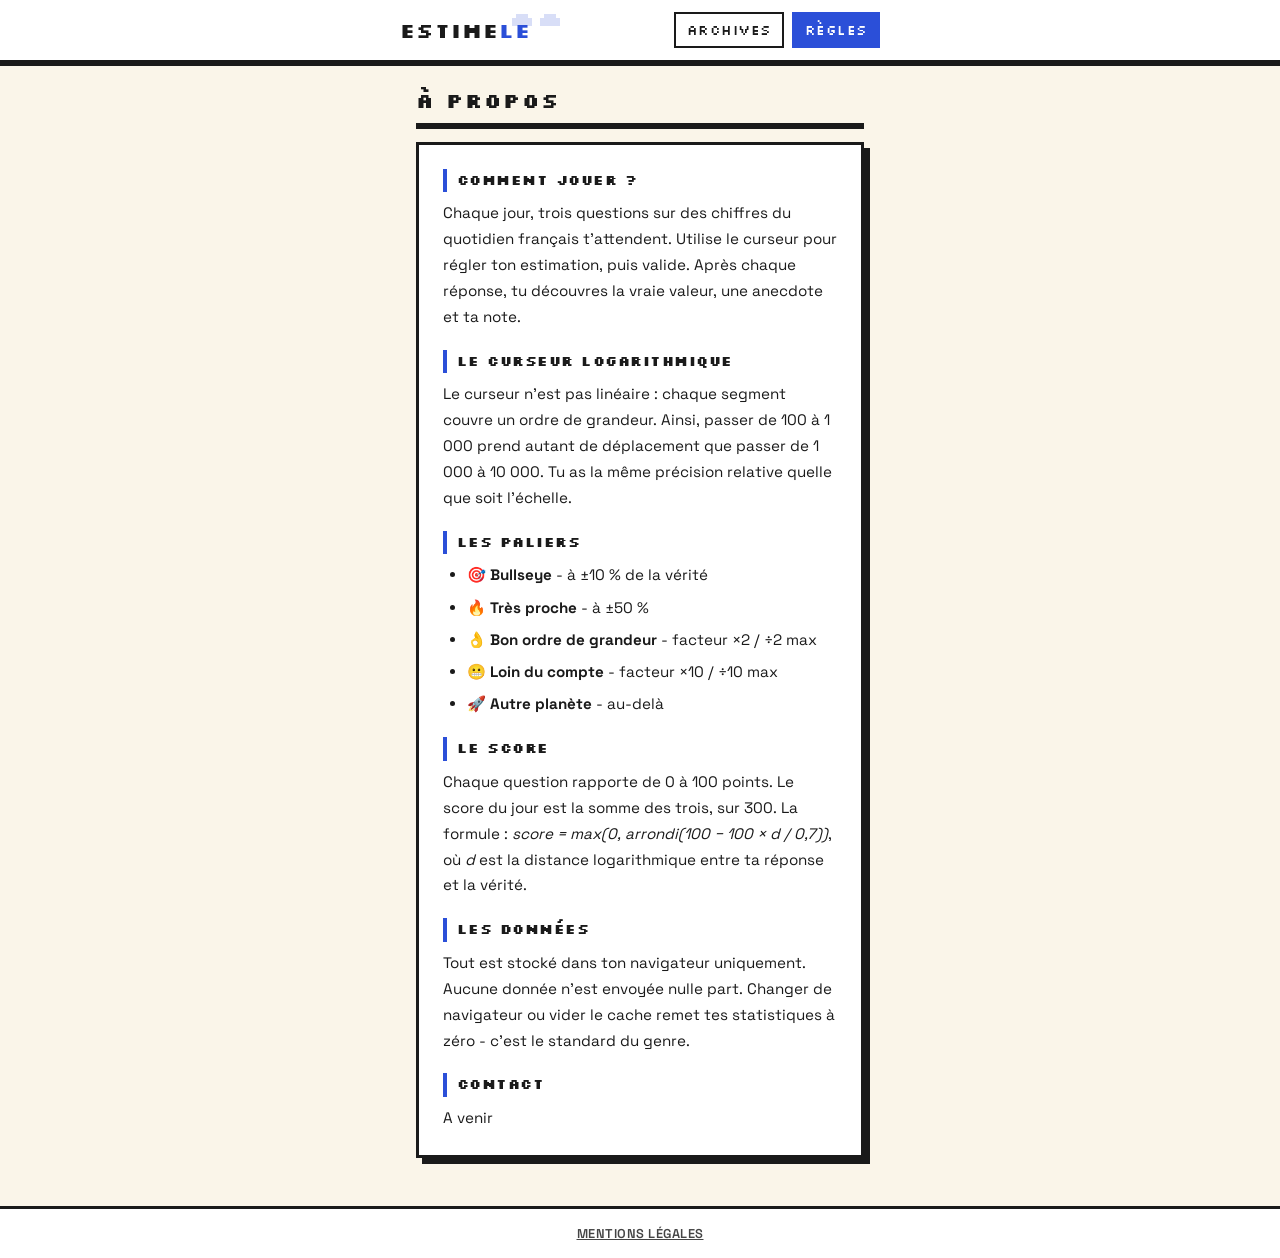
<file: apropos.html>
<!DOCTYPE html>
<html lang="fr">
<head>
  <meta charset="UTF-8" />
  <meta name="viewport" content="width=device-width, initial-scale=1.0" />
  <title>À propos : EstimeLe</title>
  <meta name="description" content="Comment jouer à EstimeLe ? Règles du jeu et informations." />
  <link rel="icon" href="img/favicon.svg" type="image/svg+xml" />
  <link rel="manifest" href="site.webmanifest" />
  <link rel="preconnect" href="https://fonts.googleapis.com" />
  <link rel="preconnect" href="https://fonts.gstatic.com" crossorigin />
  <link rel="stylesheet" href="https://fonts.googleapis.com/css2?family=Jersey+10&family=Silkscreen:wght@400;700&family=Space+Grotesk:wght@400;500;600;700&display=swap" />
  <link rel="stylesheet" href="css/style.css" />
</head>
<body>
  <header class="site-header">
    <div class="header-inner">
      <a href="index.html" class="logo">Estime<span>Le</span></a>
      <nav class="nav-links">
        <a href="archives.html">Archives</a>
        <a href="apropos.html" class="active">Règles</a>
      </nav>
    </div>
  </header>

  <main>
    <h1 class="page-titre">À propos</h1>
    <div class="page-contenu">
      <h2>Comment jouer ?</h2>
      <p>Chaque jour, trois questions sur des chiffres du quotidien français t'attendent. Utilise le curseur pour régler ton estimation, puis valide. Après chaque réponse, tu découvres la vraie valeur, une anecdote et ta note.</p>

      <h2>Le curseur logarithmique</h2>
      <p>Le curseur n'est pas linéaire : chaque segment couvre un ordre de grandeur. Ainsi, passer de 100 à 1 000 prend autant de déplacement que passer de 1 000 à 10 000. Tu as la même précision relative quelle que soit l'échelle.</p>

      <h2>Les paliers</h2>
      <ul>
        <li>🎯 <strong>Bullseye</strong> - à ±10 % de la vérité</li>
        <li>🔥 <strong>Très proche</strong> - à ±50 %</li>
        <li>👌 <strong>Bon ordre de grandeur</strong> - facteur ×2 / ÷2 max</li>
        <li>😬 <strong>Loin du compte</strong> - facteur ×10 / ÷10 max</li>
        <li>🚀 <strong>Autre planète</strong> - au-delà</li>
      </ul>

      <h2>Le score</h2>
      <p>Chaque question rapporte de 0 à 100 points. Le score du jour est la somme des trois, sur 300. La formule : <em>score = max(0, arrondi(100 − 100 × d / 0,7))</em>, où <em>d</em> est la distance logarithmique entre ta réponse et la vérité.</p>

<h2>Les données</h2>
      <p>Tout est stocké dans ton navigateur uniquement. Aucune donnée n'est envoyée nulle part. Changer de navigateur ou vider le cache remet tes statistiques à zéro - c'est le standard du genre.</p>

      <h2>Contact</h2>
      <p>A venir</p>
    </div>
  </main>

  <footer class="site-footer">
    <a href="mentions-legales.html">Mentions légales</a>
  </footer>
</body>
</html>
</file>
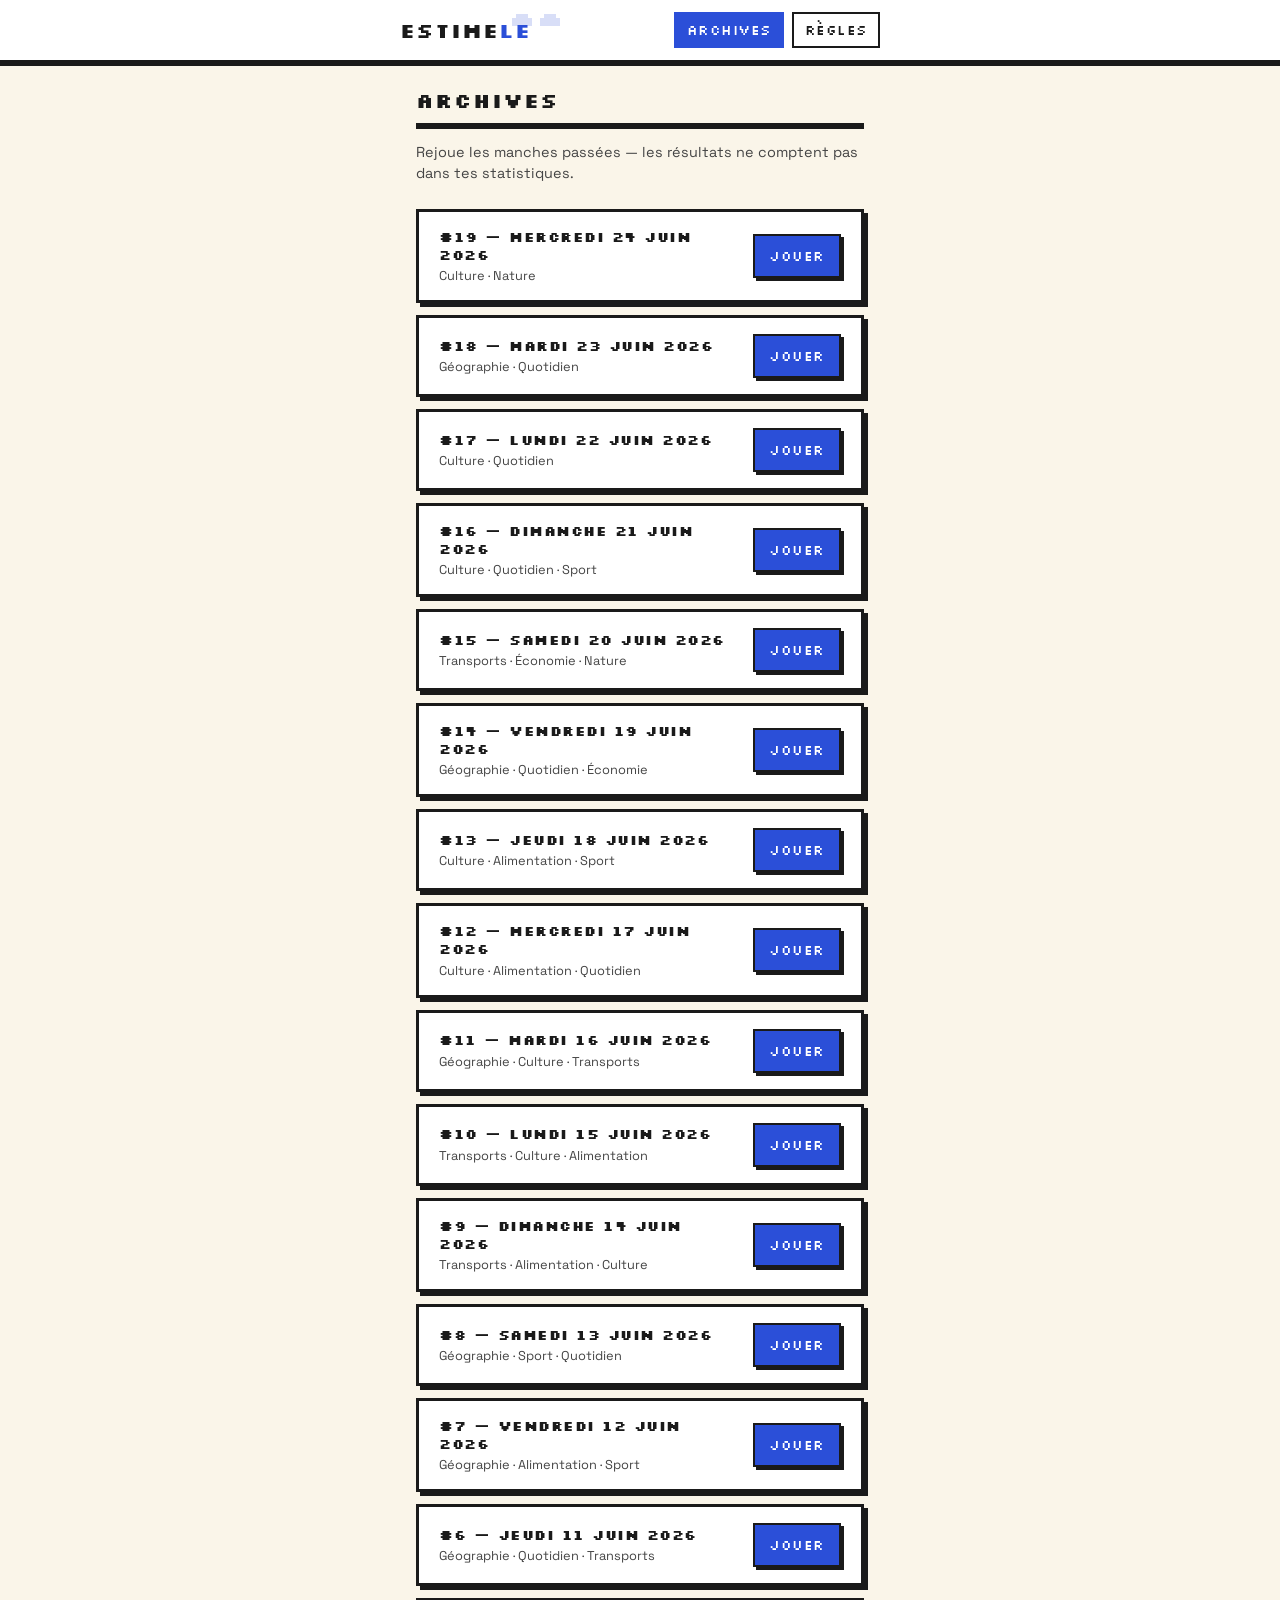
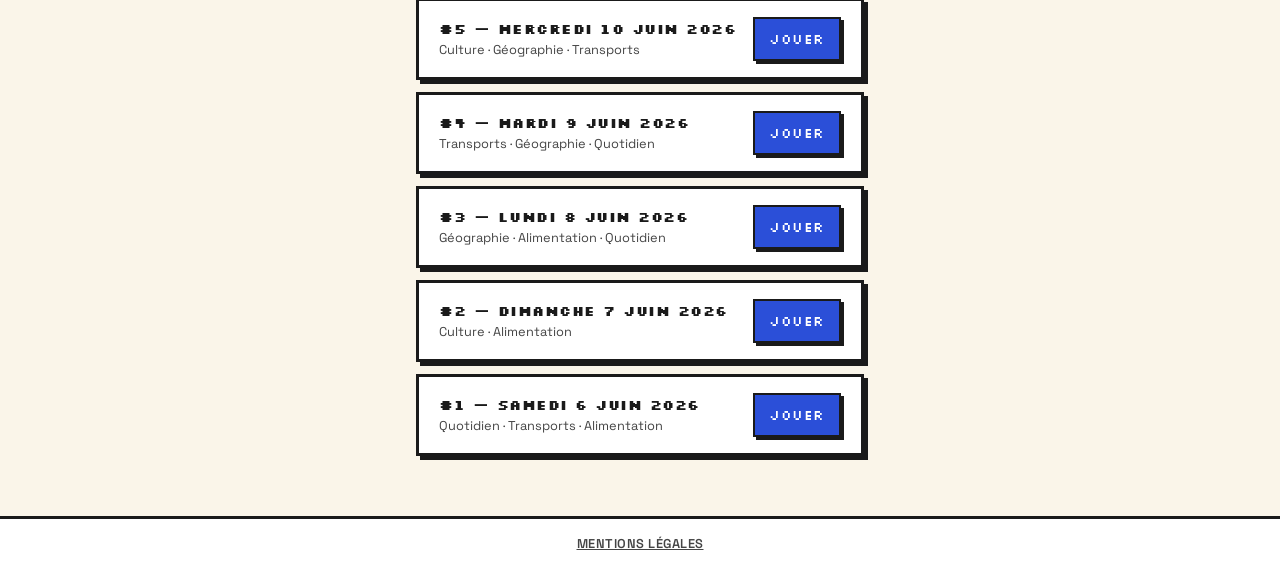
<file: archives.html>
<!DOCTYPE html>
<html lang="fr">
<head>
  <meta charset="UTF-8" />
  <meta name="viewport" content="width=device-width, initial-scale=1.0" />
  <title>Archives — EstimeLe</title>
  <meta name="description" content="Retrouvez et rejouez toutes les manches passées d'EstimeLe." />
  <link rel="icon" href="img/favicon.svg" type="image/svg+xml" />
  <link rel="manifest" href="site.webmanifest" />
  <link rel="preconnect" href="https://fonts.googleapis.com" />
  <link rel="preconnect" href="https://fonts.gstatic.com" crossorigin />
  <link rel="stylesheet" href="https://fonts.googleapis.com/css2?family=Jersey+10&family=Silkscreen:wght@400;700&family=Space+Grotesk:wght@400;500;600;700&display=swap" />
  <link rel="stylesheet" href="css/style.css" />
</head>
<body>
  <header class="site-header">
    <div class="header-inner">
      <a href="index.html" class="logo">Estime<span>Le</span></a>
      <nav class="nav-links">
        <a href="archives.html" class="active">Archives</a>
        <a href="apropos.html">Règles</a>
      </nav>
    </div>
  </header>

  <main>
    <h1 class="page-titre">Archives</h1>
    <p class="page-sous-titre">Rejoue les manches passées — les résultats ne comptent pas dans tes statistiques.</p>
    <div id="liste-archives">
      <p style="color:var(--text-muted)">Chargement…</p>
    </div>
  </main>

  <footer class="site-footer">
    <a href="mentions-legales.html">Mentions légales</a>
  </footer>

  <script src="js/storage.js"></script>
  <script src="js/daily.js"></script>
  <script src="js/archives.js"></script>
</body>
</html>
</file>
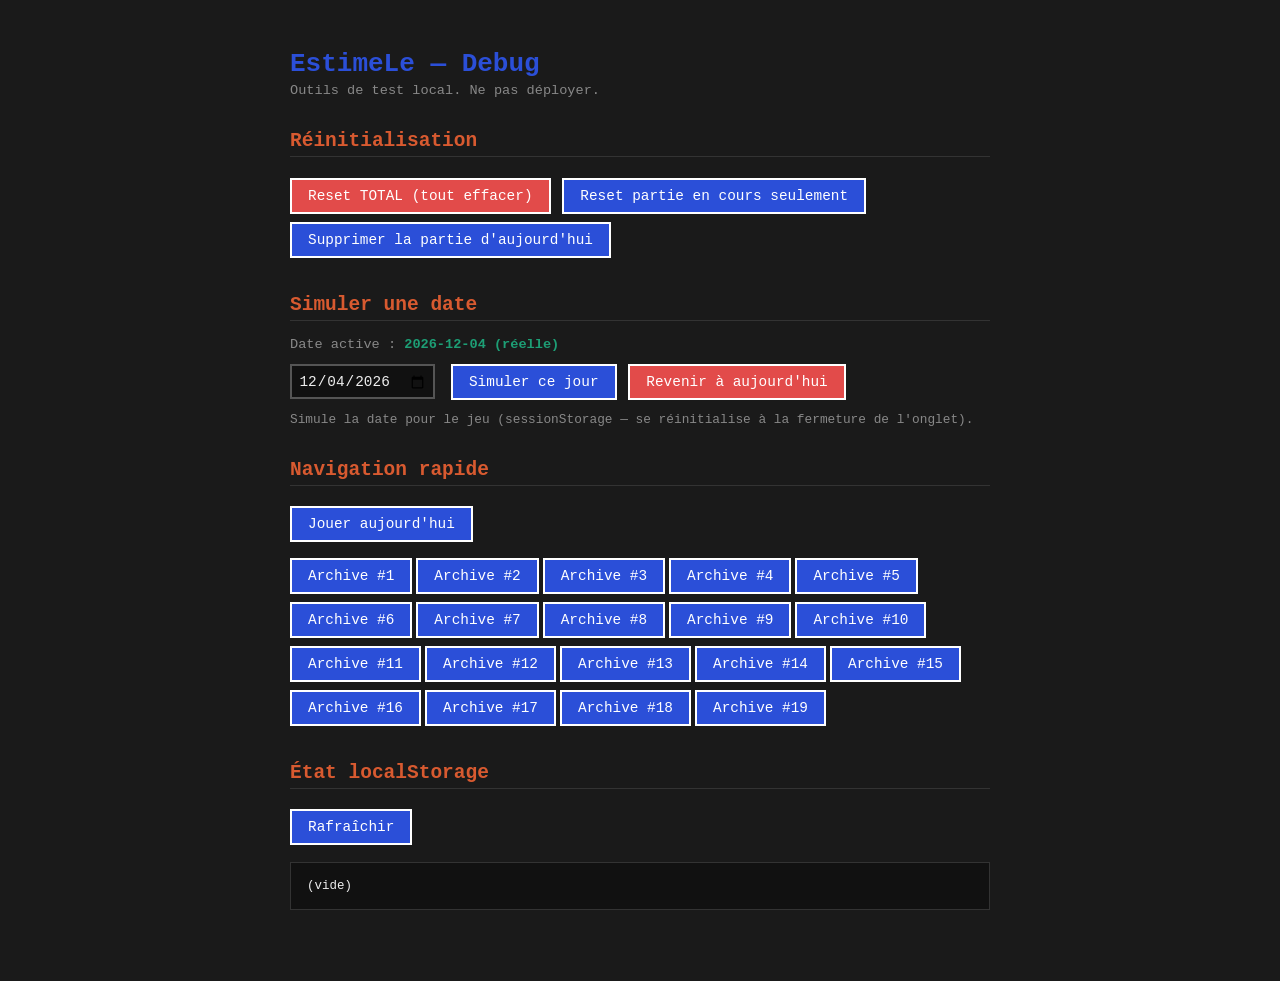
<file: debug.html>
<!DOCTYPE html>
<html lang="fr">
<head>
  <meta charset="UTF-8" />
  <title>EstimeLe — Debug</title>
  <style>
    body { font-family: monospace; background: #1a1a1a; color: #eee; padding: 2rem; max-width: 700px; margin: 0 auto; }
    h1 { color: #2B4FD8; margin-bottom: 0.25rem; }
    p.sub { color: #888; margin-top: 0; margin-bottom: 2rem; font-size: 0.85rem; }
    .group { margin-bottom: 2rem; }
    .group h2 { color: #D85A30; border-bottom: 1px solid #333; padding-bottom: 0.25rem; }
    button {
      display: inline-block; padding: 0.5rem 1rem; margin: 0.25rem 0.25rem 0.25rem 0;
      background: #2B4FD8; color: #fff; border: 2px solid #fff; cursor: pointer;
      font-family: monospace; font-size: 0.9rem;
    }
    button:hover { background: #1D9E75; }
    button.danger { background: #E24B4A; }
    button.danger:hover { background: #c03030; }
    pre {
      background: #111; border: 1px solid #333; padding: 1rem;
      font-size: 0.78rem; overflow-x: auto; white-space: pre-wrap; word-break: break-all;
      max-height: 400px; overflow-y: auto;
    }
    .status { padding: 0.5rem 1rem; background: #1D9E75; color: #fff; margin-bottom: 1rem; display: none; }
  </style>
</head>
<body>
  <h1>EstimeLe — Debug</h1>
  <p class="sub">Outils de test local. Ne pas déployer.</p>
  <div class="status" id="status"></div>

  <div class="group">
    <h2>Réinitialisation</h2>
    <button class="danger" onclick="resetTotal()">Reset TOTAL (tout effacer)</button>
    <button onclick="resetPartieEnCours()">Reset partie en cours seulement</button>
    <button onclick="resetAujourdhui()">Supprimer la partie d'aujourd'hui</button>
  </div>

  <div class="group">
    <h2>Simuler une date</h2>
    <div id="date-active" style="margin-bottom:0.5rem;color:#888;font-size:0.85rem"></div>
    <input type="date" id="champ-date" style="font-family:monospace;font-size:0.9rem;padding:0.4rem;background:#111;color:#eee;border:2px solid #555;margin-right:0.5rem" />
    <button onclick="simulerDate()">Simuler ce jour</button>
    <button class="danger" onclick="reinitDate()">Revenir à aujourd'hui</button>
    <p style="color:#888;font-size:0.8rem;margin-top:0.5rem">
      Simule la date pour le jeu (sessionStorage — se réinitialise à la fermeture de l'onglet).
    </p>
  </div>

  <div class="group">
    <h2>Navigation rapide</h2>
    <button onclick="jouer(null)">Jouer aujourd'hui</button>
    <div id="nav-archives" style="margin-top:0.5rem"></div>
  </div>

  <div class="group">
    <h2>État localStorage</h2>
    <button onclick="afficherEtat()">Rafraîchir</button>
    <pre id="etat">–</pre>
  </div>

  <script>
    const CLE = 'estimele_data';

    function toast(msg) {
      const el = document.getElementById('status');
      el.textContent = msg;
      el.style.display = 'block';
      setTimeout(() => el.style.display = 'none', 2500);
    }

    function charger() {
      try { return JSON.parse(localStorage.getItem(CLE)) || {}; } catch { return {}; }
    }

    function sauver(d) {
      localStorage.setItem(CLE, JSON.stringify(d));
    }

    function resetTotal() {
      localStorage.removeItem(CLE);
      toast('Reset total effectué');
      afficherEtat();
    }

    function resetPartieEnCours() {
      const d = charger();
      delete d.partie_en_cours;
      sauver(d);
      toast('Partie en cours supprimée');
      afficherEtat();
    }

    function resetAujourdhui() {
      const d = charger();
      // Supprimer la dernière entrée de l'historique (partie du jour)
      // et la partie_en_cours
      delete d.partie_en_cours;
      // On retire l'entrée de la manche du jour dans historique
      // On doit savoir quelle manche c'est — on la lit depuis le JSON
      fetch('data/questionsV2.json')
        .then(r => r.json())
        .then(data => {
          const lancement = new Date(data.config.date_lancement);
          lancement.setHours(0,0,0,0);
          const maintenant = new Date();
          maintenant.setHours(0,0,0,0);
          const jours = Math.max(0, Math.floor((maintenant - lancement) / 86400000));
          const mancheDuJour = data.manches[jours];
          if (mancheDuJour && d.historique) {
            d.historique = d.historique.filter(h => h.manche !== mancheDuJour.numero);
            toast(`Partie manche #${mancheDuJour.numero} supprimée`);
          } else {
            toast('Partie en cours supprimée (historique intact)');
          }
          sauver(d);
          afficherEtat();
        });
    }

    function jouer(archive) {
      const url = archive !== null
        ? `index.html?archive=${archive}`
        : 'index.html';
      window.location.href = url;
    }

    function afficherEtat() {
      const raw = localStorage.getItem(CLE);
      const el = document.getElementById('etat');
      if (!raw) { el.textContent = '(vide)'; return; }
      try { el.textContent = JSON.stringify(JSON.parse(raw), null, 2); }
      catch { el.textContent = raw; }
    }

    function construireNavArchives() {
      fetch('data/questionsV2.json')
        .then(r => r.json())
        .then(data => {
          const lancement = new Date(data.config.date_lancement);
          lancement.setHours(0,0,0,0);
          const fakeDate = sessionStorage.getItem('estimele_debug_date');
          const maintenant = fakeDate ? new Date(fakeDate) : new Date();
          maintenant.setHours(0,0,0,0);
          const jours = Math.max(0, Math.floor((maintenant - lancement) / 86400000));
          const container = document.getElementById('nav-archives');
          const frags = [];
          for (let i = 0; i <= Math.min(jours, data.manches.length - 1); i++) {
            const m = data.manches[i];
            frags.push(`<button onclick="jouer(${m.numero})">Archive #${m.numero}</button>`);
          }
          container.innerHTML = frags.join('') || '<em style="color:#888">Aucune archive disponible</em>';
        })
        .catch(() => {
          document.getElementById('nav-archives').innerHTML = '<em style="color:#888">Impossible de charger questionsV2.json</em>';
        });
    }

    function simulerDate() {
      const val = document.getElementById('champ-date').value;
      if (!val) { toast('Sélectionne une date d\'abord'); return; }
      sessionStorage.setItem('estimele_debug_date', val);
      toast(`Date simulée : ${val}`);
      afficherDateActive();
      construireNavArchives();
    }

    function reinitDate() {
      sessionStorage.removeItem('estimele_debug_date');
      document.getElementById('champ-date').value = '';
      toast('Date réinitialisée à aujourd\'hui');
      afficherDateActive();
      construireNavArchives();
    }

    function afficherDateActive() {
      const fake = sessionStorage.getItem('estimele_debug_date');
      const el = document.getElementById('date-active');
      if (fake) {
        el.innerHTML = `Date simulée : <strong style="color:#D85A30">${fake}</strong>`;
      } else {
        const auj = new Date().toISOString().slice(0, 10);
        el.innerHTML = `Date active : <strong style="color:#1D9E75">${auj} (réelle)</strong>`;
      }
    }

    // Pré-remplir le champ avec la date simulée active, ou aujourd'hui
    const fakeDateInitial = sessionStorage.getItem('estimele_debug_date');
    document.getElementById('champ-date').value = fakeDateInitial || new Date().toISOString().slice(0, 10);

    afficherDateActive();
    afficherEtat();
    construireNavArchives();
  </script>
</body>
</html>
</file>
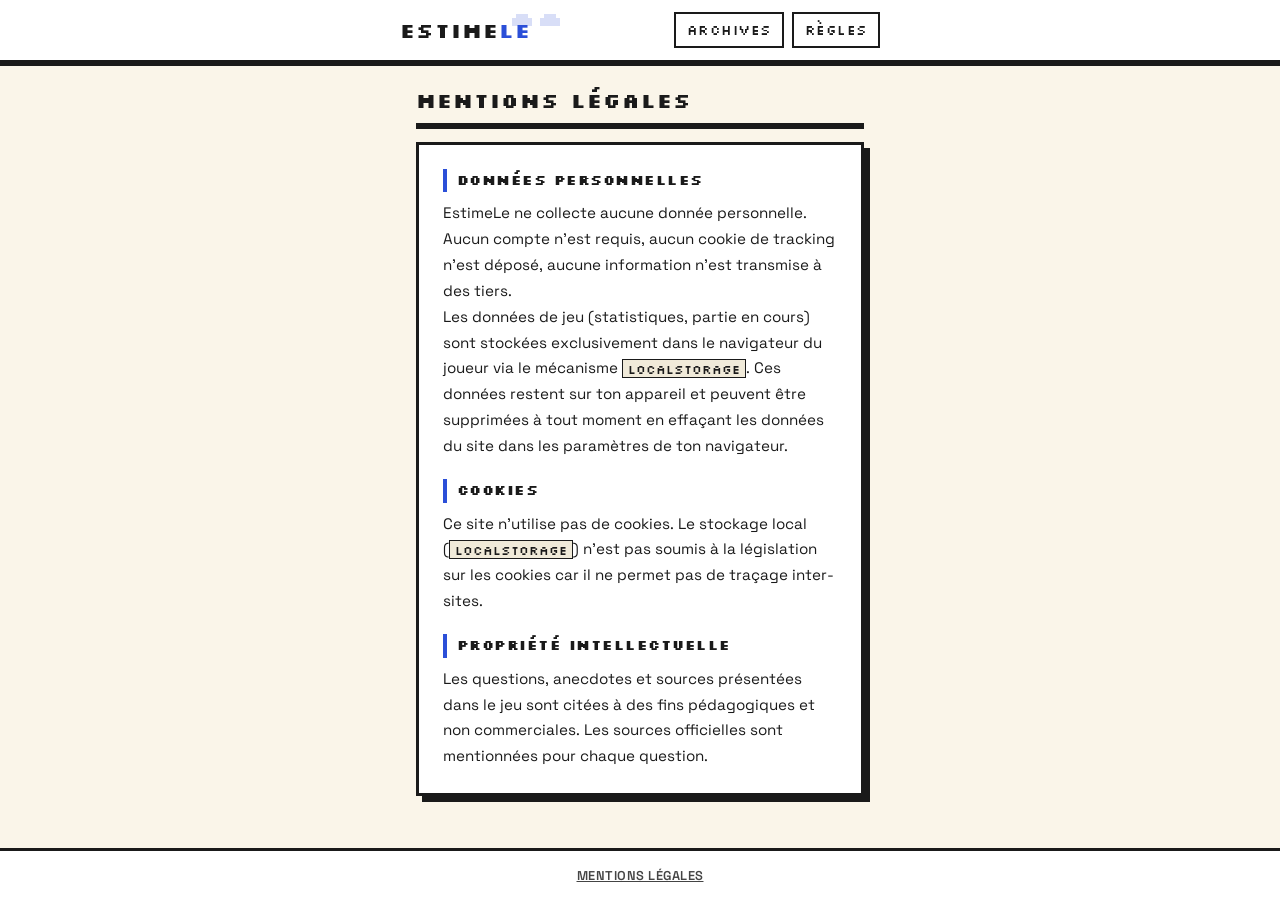
<file: mentions-legales.html>
<!DOCTYPE html>
<html lang="fr">
<head>
  <meta charset="UTF-8" />
  <meta name="viewport" content="width=device-width, initial-scale=1.0" />
  <title>Mentions légales — EstimeLe</title>
  <link rel="icon" href="img/favicon.svg" type="image/svg+xml" />
  <link rel="manifest" href="site.webmanifest" />
  <link rel="preconnect" href="https://fonts.googleapis.com" />
  <link rel="preconnect" href="https://fonts.gstatic.com" crossorigin />
  <link rel="stylesheet" href="https://fonts.googleapis.com/css2?family=Jersey+10&family=Silkscreen:wght@400;700&family=Space+Grotesk:wght@400;500;600;700&display=swap" />
  <link rel="stylesheet" href="css/style.css" />
</head>
<body>
  <header class="site-header">
    <div class="header-inner">
      <a href="index.html" class="logo">Estime<span>Le</span></a>
      <nav class="nav-links">
        <a href="archives.html">Archives</a>
        <a href="apropos.html">Règles</a>
      </nav>
    </div>
  </header>

  <main>
    <h1 class="page-titre">Mentions légales</h1>
    <div class="page-contenu">
      
      <h2>Données personnelles</h2>
      <p>EstimeLe ne collecte aucune donnée personnelle. Aucun compte n'est requis, aucun cookie de tracking n'est déposé, aucune information n'est transmise à des tiers.</p>
      <p>Les données de jeu (statistiques, partie en cours) sont stockées exclusivement dans le navigateur du joueur via le mécanisme <code>localStorage</code>. Ces données restent sur ton appareil et peuvent être supprimées à tout moment en effaçant les données du site dans les paramètres de ton navigateur.</p>

      <h2>Cookies</h2>
      <p>Ce site n'utilise pas de cookies. Le stockage local (<code>localStorage</code>) n'est pas soumis à la législation sur les cookies car il ne permet pas de traçage inter-sites.</p>

      <h2>Propriété intellectuelle</h2>
      <p>Les questions, anecdotes et sources présentées dans le jeu sont citées à des fins pédagogiques et non commerciales. Les sources officielles sont mentionnées pour chaque question.</p>
    </div>
  </main>

  <footer class="site-footer">
    <a href="mentions-legales.html">Mentions légales</a>
  </footer>
</body>
</html>
</file>
<file: css/style.css>
/* ════════════════════════════════════════════════════════════════════════════
   EstimeLe — Rétro pixel néo-brutaliste
   Palette : crème #FAF5E9 · blanc #FFFFFF · encre #1A1A1A · cobalt #2B4FD8
   Fonts   : Silkscreen (UI ≥ 14px) · Jersey 10 (grands chiffres) · Space Grotesk (texte)
   ════════════════════════════════════════════════════════════════════════════ */

@import url('https://fonts.googleapis.com/css2?family=Jersey+10&family=Silkscreen:wght@400;700&family=Space+Grotesk:wght@400;500;600;700&display=swap');

/* ─── Variables ─────────────────────────────────────────────────────────── */
:root {
  --bg:       #FAF5E9;
  --surface:  #FFFFFF;
  --surface2: #F0EAD9;
  --ink:      #1A1A1A;
  --ink-mid:  #444444;
  --accent:   #2B4FD8;

  --sh:       4px 4px 0 #1A1A1A;
  --sh-sm:    3px 3px 0 #1A1A1A;
  --sh-lg:    6px 6px 0 #1A1A1A;
  --sh-hover: 2px 2px 0 #1A1A1A;

  --b:        2px solid #1A1A1A;
  --b3:       3px solid #1A1A1A;

  --ff-px:    'Silkscreen', 'Courier New', monospace;
  --ff-num:   'Jersey 10', 'Silkscreen', monospace;
  --ff-body:  'Space Grotesk', system-ui, sans-serif;

  --max-w: 480px;
}

/* ─── Reset ─────────────────────────────────────────────────────────────── */
*, *::before, *::after {
  box-sizing: border-box;
  margin: 0;
  padding: 0;
  border-radius: 0 !important;
}

html { font-size: 16px; }

body {
  background: var(--bg);
  color: var(--ink);
  font-family: var(--ff-body);
  min-height: 100vh;
  display: flex;
  flex-direction: column;
}

img, svg { image-rendering: pixelated; }

/* ─── Header ────────────────────────────────────────────────────────────── */
.site-header {
  background: var(--surface);
  border-bottom: var(--b3);
  padding: 0 1rem;
  position: relative;
  overflow: hidden;
  box-shadow: 0 3px 0 #1A1A1A;
}

/* Nuages 8-bit en décoration (box-shadow pixel art) */
.site-header::after {
  content: '';
  position: absolute;
  width: 4px;
  height: 4px;
  background: transparent;
  top: 14px;
  left: 40%;
  pointer-events: none;
  z-index: 0;
  opacity: 0.18;
  /* Nuage 1 : 5 × 3 pixels */
  box-shadow:
    4px  0px 0 #2B4FD8,  8px  0px 0 #2B4FD8,  12px 0px 0 #2B4FD8,
    0px  4px 0 #2B4FD8,  4px  4px 0 #2B4FD8,   8px  4px 0 #2B4FD8,
    12px 4px 0 #2B4FD8,  16px 4px 0 #2B4FD8,
    0px  8px 0 #2B4FD8,  4px  8px 0 #2B4FD8,   8px  8px 0 #2B4FD8,
    12px 8px 0 #2B4FD8,  16px 8px 0 #2B4FD8,
    /* Nuage 2 : décalé de 28px */
    32px 0px 0 #2B4FD8,  36px 0px 0 #2B4FD8,   40px 0px 0 #2B4FD8,
    28px 4px 0 #2B4FD8,  32px 4px 0 #2B4FD8,   36px 4px 0 #2B4FD8,
    40px 4px 0 #2B4FD8,  44px 4px 0 #2B4FD8,
    28px 8px 0 #2B4FD8,  32px 8px 0 #2B4FD8,   36px 8px 0 #2B4FD8,
    40px 8px 0 #2B4FD8,  44px 8px 0 #2B4FD8;
}

.header-inner {
  max-width: var(--max-w);
  margin: 0 auto;
  height: 60px;
  display: flex;
  align-items: center;
  justify-content: space-between;
  position: relative;
  z-index: 1;
}

.logo {
  font-family: var(--ff-px);
  font-size: 1.25rem;
  font-weight: 700;
  color: var(--ink);
  text-decoration: none;
  letter-spacing: 1px;
  -webkit-font-smoothing: none;
}

.logo span { color: var(--accent); }

/* ─── Navigation ────────────────────────────────────────────────────────── */
.nav-links { display: flex; gap: 0.5rem; }

.nav-links a {
  font-family: var(--ff-px);
  font-size: 0.875rem;
  color: var(--ink);
  text-decoration: none;
  letter-spacing: 0.5px;
  padding: 0.35rem 0.65rem;
  border: var(--b);
  background: transparent;
  transition: background 60ms steps(1, end), color 60ms steps(1, end);
  display: flex;
  align-items: center;
  min-height: 36px;
  -webkit-font-smoothing: none;
}

.nav-links a:hover  { background: var(--ink); color: var(--bg); }
.nav-links a.active { background: var(--accent); color: #fff; border-color: var(--accent); }

/* ─── Layout principal ──────────────────────────────────────────────────── */
main {
  flex: 1;
  padding: 1.5rem 1rem 3rem;
  max-width: var(--max-w);
  width: 100%;
  margin: 0 auto;
}

/* ─── En-tête question ──────────────────────────────────────────────────── */
#ecran-jeu { min-height: 400px; }

.question-header {
  display: flex;
  align-items: center;
  gap: 0.5rem;
  margin-bottom: 1.25rem;
  flex-wrap: wrap;
}

.numero-manche {
  font-family: var(--ff-body);
  font-size: 0.75rem;
  font-weight: 700;
  color: var(--ink-mid);
  text-transform: uppercase;
  letter-spacing: 1px;
}

.date-manche {
  width: 100%;
  font-family: var(--ff-body);
  font-size: 0.8rem;
  font-weight: 600;
  color: var(--ink-mid);
  text-transform: capitalize;
  letter-spacing: 0.3px;
  padding: 0.2rem 0;
  border-bottom: 1px dashed var(--ink-mid);
  margin-bottom: 0.1rem;
}

.progression {
  margin-left: auto;
  font-family: var(--ff-px);
  font-size: 0.875rem;
  color: var(--bg);
  background: var(--ink);
  padding: 0.3rem 0.65rem;
  border: var(--b);
  letter-spacing: 0.5px;
  min-height: 32px;
  display: flex;
  align-items: center;
  -webkit-font-smoothing: none;
}


.badge-archive {
  font-family: var(--ff-body);
  font-size: 0.7rem;
  font-weight: 700;
  background: var(--ink);
  color: var(--bg);
  padding: 0.15rem 0.4rem;
  text-transform: uppercase;
  letter-spacing: 1px;
  vertical-align: middle;
}

/* ─── Carte question ────────────────────────────────────────────────────── */
.question-corps {
  background: var(--surface);
  border: var(--b3);
  padding: 1.25rem;
  margin-bottom: 1rem;
  box-shadow: var(--sh);
  position: relative;
}

/* Coin décoratif cobalt haut-gauche */
.question-corps::before {
  content: '';
  position: absolute;
  top: -3px;
  left: -3px;
  width: 10px;
  height: 10px;
  background: var(--accent);
  z-index: 2;
}

/* Coin décoratif cobalt bas-droite */
.question-corps::after {
  content: '';
  position: absolute;
  bottom: -3px;
  right: -3px;
  width: 10px;
  height: 10px;
  background: var(--accent);
  z-index: 2;
}

.question-texte {
  font-family: var(--ff-body);
  font-size: 1.05rem;
  font-weight: 600;
  line-height: 1.6;
  margin-bottom: 1.5rem;
  color: var(--ink);
}

/* ─── Grand chiffre du curseur ──────────────────────────────────────────── */
.valeur-affichee {
  text-align: center;
  font-family: var(--ff-num);
  font-size: 3.5rem;
  font-weight: 400;
  color: var(--accent);
  margin-bottom: 1rem;
  line-height: 1;
  min-height: 3.5rem;
  letter-spacing: 2px;
  text-shadow: 4px 4px 0 #C8D5F7;   /* ombre solide, pas de blur */
}

.valeur-affichee .unite {
  font-family: var(--ff-body);
  font-size: 0.875rem;
  font-weight: 600;
  color: var(--ink-mid);
  margin-left: 0.4rem;
  vertical-align: middle;
  text-shadow: none;
}

/* ─── Slider logarithmique ──────────────────────────────────────────────── */
.slider-container {
  display: flex;
  align-items: center;
  gap: 0.6rem;
}

.borne-label {
  font-family: var(--ff-body);
  font-size: 0.75rem;
  font-weight: 600;
  color: var(--ink-mid);
  white-space: nowrap;
  min-width: 2.5rem;
  text-align: center;
}

/* Groupe slider + boutons ± */
.slider-nudge-group {
  flex: 1;
  display: flex;
  align-items: center;
  gap: 0.4rem;
}

.btn-nudge {
  flex-shrink: 0;
  width: 36px;
  height: 36px;
  background: var(--surface);
  color: var(--ink);
  border: var(--b);
  font-family: var(--ff-px);
  font-size: 1.1rem;
  line-height: 1;
  cursor: pointer;
  box-shadow: var(--sh-sm);
  transform: translate(0, 0);
  transition: box-shadow 60ms steps(1, end), transform 60ms steps(1, end);
  display: flex;
  align-items: center;
  justify-content: center;
  touch-action: manipulation;
  -webkit-font-smoothing: none;
  /* Garantit une zone tactile ≥ 44px avec le padding implicite du flex parent */
  min-width: 36px;
  min-height: 44px;
}

.btn-nudge:hover  { transform: translate(2px, 2px); box-shadow: 1px 1px 0 var(--ink); }
.btn-nudge:active { transform: translate(3px, 3px); box-shadow: none; }

.curseur-log {
  -webkit-appearance: none;
  appearance: none;
  flex: 1;
  height: 8px;
  background: var(--surface2);
  border: var(--b);
  outline: none;
  cursor: pointer;
  touch-action: none;
  image-rendering: pixelated;
}

/* Thumb webkit — carré 22px, ombre dure */
.curseur-log::-webkit-slider-thumb {
  -webkit-appearance: none;
  appearance: none;
  width: 22px;
  height: 22px;
  background: var(--accent);
  border: 2px solid var(--ink);
  box-shadow: 2px 2px 0 var(--ink);
  cursor: grab;
  transition: box-shadow 60ms steps(1, end), transform 60ms steps(1, end);
  image-rendering: pixelated;
}

.curseur-log::-webkit-slider-thumb:active {
  cursor: grabbing;
  transform: translate(2px, 2px);
  box-shadow: none;
}

.curseur-log:focus-visible {
  outline: 3px solid var(--accent);
  outline-offset: 3px;
}

/* Thumb Firefox */
.curseur-log::-moz-range-thumb {
  width: 22px;
  height: 22px;
  background: var(--accent);
  border: 2px solid var(--ink);
  box-shadow: 2px 2px 0 var(--ink);
  cursor: grab;
}

.curseur-log::-moz-range-track {
  height: 8px;
  background: var(--surface2);
  border: var(--b);
}

/* ─── Mixin bouton (base commune) ───────────────────────────────────────── */
.btn-valider,
.btn-suivant,
.btn-partager,
.btn-stats,
.btn-retour,
.btn-rejouer {
  font-family: var(--ff-px);
  letter-spacing: 0.5px;
  text-transform: uppercase;
  cursor: pointer;
  display: inline-flex;
  align-items: center;
  justify-content: center;
  border: var(--b);
  transition: box-shadow 60ms steps(1, end), transform 60ms steps(1, end);
  -webkit-font-smoothing: none;
}

/* Bouton primaire sombre */
.btn-valider {
  width: 100%;
  padding: 1rem;
  background: var(--ink);
  color: var(--bg);
  font-size: 0.875rem;
  box-shadow: var(--sh);
  transform: translate(0, 0);
  min-height: 52px;
}
.btn-valider:hover  { transform: translate(2px, 2px); box-shadow: var(--sh-hover); }
.btn-valider:active { transform: translate(4px, 4px); box-shadow: none; }

/* Bouton cobalt */
.btn-suivant {
  width: 100%;
  padding: 1rem;
  background: var(--accent);
  color: #fff;
  font-size: 0.875rem;
  box-shadow: var(--sh);
  transform: translate(0, 0);
  min-height: 52px;
}
.btn-suivant:hover  { transform: translate(2px, 2px); box-shadow: var(--sh-hover); }
.btn-suivant:active { transform: translate(4px, 4px); box-shadow: none; }

/* Bouton partager */
.btn-partager {
  width: 100%;
  padding: 1rem;
  background: var(--accent);
  color: #fff;
  font-size: 0.875rem;
  gap: 0.4rem;
  box-shadow: var(--sh);
  transform: translate(0, 0);
  min-height: 52px;
}
.btn-partager:hover  { transform: translate(2px, 2px); box-shadow: var(--sh-hover); }
.btn-partager:active { transform: translate(4px, 4px); box-shadow: none; }

/* Bouton secondaire blanc */
.btn-stats {
  width: 100%;
  padding: 0.9rem;
  background: var(--surface);
  color: var(--ink);
  font-size: 0.875rem;
  gap: 0.4rem;
  box-shadow: var(--sh);
  transform: translate(0, 0);
  min-height: 52px;
}
.btn-stats:hover  { transform: translate(2px, 2px); box-shadow: var(--sh-hover); background: var(--surface2); }
.btn-stats:active { transform: translate(4px, 4px); box-shadow: none; }

/* Bouton retour */
.btn-retour {
  background: var(--surface);
  color: var(--ink);
  font-size: 0.875rem;
  padding: 0.55rem 1rem;
  box-shadow: var(--sh-sm);
  transform: translate(0, 0);
  min-height: 44px;
}
.btn-retour:hover  { transform: translate(2px, 2px); box-shadow: 1px 1px 0 var(--ink); }
.btn-retour:active { transform: translate(3px, 3px); box-shadow: none; }

/* ─── Révélation ────────────────────────────────────────────────────────── */
.revelation {
  display: flex;
  flex-direction: column;
  gap: 1rem;
}

/* Badge palier — couleur injectée inline par JS, texte crème */
.palier-badge {
  align-self: center;
  display: inline-flex;
  align-items: center;
  gap: 0.4rem;
  padding: 0.5rem 1.1rem;
  font-family: var(--ff-px);
  font-size: 0.875rem;
  font-weight: 700;
  color: #fff;
  border: var(--b);
  box-shadow: var(--sh);
  letter-spacing: 1px;
  text-transform: uppercase;
  -webkit-font-smoothing: none;
}

.score-question {
  text-align: center;
  font-family: var(--ff-num);
  font-size: 2.8rem;
  font-weight: 400;
  color: var(--ink);
  letter-spacing: 3px;
  line-height: 1;
}

.comparaison {
  display: flex;
  align-items: center;
  gap: 0.75rem;
  background: var(--surface);
  border: var(--b3);
  padding: 1.1rem 1rem;
  box-shadow: var(--sh);
}

.comp-case { flex: 1; text-align: center; }

.comp-label {
  font-family: var(--ff-body);
  font-size: 0.7rem;
  font-weight: 700;
  color: var(--ink-mid);
  text-transform: uppercase;
  letter-spacing: 1px;
  margin-bottom: 0.4rem;
}

.comp-valeur {
  font-family: var(--ff-num);
  font-size: 1.8rem;
  font-weight: 400;
  line-height: 1;
  color: var(--ink);
  letter-spacing: 1px;
}

.comp-unite {
  font-family: var(--ff-body);
  font-size: 0.75rem;
  color: var(--ink-mid);
  margin-top: 0.2rem;
}

.comp-ecart {
  font-family: var(--ff-body);
  font-size: 0.75rem;
  font-weight: 600;
  color: var(--ink-mid);
  margin-top: 0.25rem;
}

.comp-case.verite .comp-valeur { color: var(--accent); }

.comp-vs {
  font-family: var(--ff-body);
  font-size: 0.75rem;
  font-weight: 700;
  color: var(--ink-mid);
  flex-shrink: 0;
}

.source-anecdote {
  background: var(--surface2);
  border: var(--b);
  padding: 1rem 1.1rem;
  box-shadow: var(--sh-sm);
}

.anecdote {
  font-family: var(--ff-body);
  font-size: 0.95rem;
  line-height: 1.65;
  margin-bottom: 0.5rem;
  color: var(--ink);
}

.source {
  font-family: var(--ff-body);
  font-size: 0.75rem;
  font-weight: 600;
  color: var(--ink-mid);
  text-transform: uppercase;
  letter-spacing: 0.5px;
  font-style: normal;
}

/* ─── Résultat final ────────────────────────────────────────────────────── */
.resultat-final {
  display: flex;
  flex-direction: column;
  align-items: center;
  gap: 1.25rem;
  text-align: center;
  animation: pixel-blink 200ms steps(1, end) 2;
}

@keyframes pixel-blink {
  0%,  49% { opacity: 0; }
  50%, 100% { opacity: 1; }
}

.score-total {
  font-family: var(--ff-num);
  font-size: 5.5rem;
  font-weight: 400;
  color: var(--ink);
  line-height: 1;
  letter-spacing: 4px;
  text-shadow: 5px 5px 0 var(--accent);
}

.score-total .sur {
  font-family: var(--ff-px);
  font-size: 1.5rem;
  color: var(--ink-mid);
  vertical-align: super;
  letter-spacing: 1px;
  text-shadow: none;
  -webkit-font-smoothing: none;
}

.score-label {
  font-family: var(--ff-body);
  font-size: 0.75rem;
  font-weight: 700;
  color: var(--ink-mid);
  text-transform: uppercase;
  letter-spacing: 2px;
  margin-top: -0.75rem;
}

/* Récap des 3 questions */
.recap-questions {
  width: 100%;
  background: var(--surface);
  border: var(--b3);
  box-shadow: var(--sh);
  overflow: hidden;
}

.recap-ligne {
  display: flex;
  align-items: center;
  gap: 0.75rem;
  padding: 0.75rem 1rem;
  border-bottom: var(--b);
}

.recap-ligne:last-child { border-bottom: none; }

.recap-q {
  font-family: var(--ff-body);
  font-size: 0.75rem;
  font-weight: 700;
  color: var(--ink-mid);
  text-transform: uppercase;
  letter-spacing: 0.5px;
  min-width: 2rem;
}

.recap-badge {
  font-family: var(--ff-body);
  font-size: 0.875rem;
  font-weight: 700;
  letter-spacing: 0;
}

.recap-score {
  margin-left: auto;
  font-family: var(--ff-px);
  font-size: 0.875rem;
  font-weight: 700;
  color: var(--ink-mid);
  -webkit-font-smoothing: none;
}


.boutons-resultat {
  display: flex;
  flex-direction: column;
  gap: 0.75rem;
  width: 100%;
}

.note-archive {
  font-family: var(--ff-body);
  font-size: 0.75rem;
  font-weight: 600;
  color: var(--ink-mid);
  text-transform: uppercase;
  letter-spacing: 0.5px;
  border-top: var(--b);
  padding-top: 0.5rem;
  width: 100%;
  text-align: center;
}

/* ─── Statistiques ──────────────────────────────────────────────────────── */
.stats-panel {
  display: flex;
  flex-direction: column;
  gap: 1.25rem;
}

.stats-panel h2 {
  font-family: var(--ff-px);
  font-size: 1.1rem;
  font-weight: 700;
  letter-spacing: 1px;
  border-bottom: var(--b3);
  padding-bottom: 0.6rem;
  box-shadow: 0 3px 0 var(--ink);
  -webkit-font-smoothing: none;
}

.stats-panel h3 {
  font-family: var(--ff-body);
  font-size: 0.75rem;
  font-weight: 700;
  color: var(--ink-mid);
  text-transform: uppercase;
  letter-spacing: 2px;
}

.stats-chiffres {
  display: grid;
  grid-template-columns: repeat(2, 1fr);
  gap: 0.75rem;
}

.stat-chiffre {
  background: var(--surface);
  border: var(--b3);
  padding: 1rem;
  text-align: center;
  box-shadow: var(--sh-sm);
}

.stat-val {
  font-family: var(--ff-num);
  font-size: 2.2rem;
  font-weight: 400;
  color: var(--accent);
  letter-spacing: 2px;
  line-height: 1;
}

.stat-lbl {
  font-family: var(--ff-body);
  font-size: 0.7rem;
  font-weight: 700;
  color: var(--ink-mid);
  margin-top: 0.3rem;
  text-transform: uppercase;
  letter-spacing: 0.5px;
}

.stats-barres {
  display: flex;
  flex-direction: column;
  gap: 0.6rem;
}

.stat-ligne {
  display: flex;
  align-items: center;
  gap: 0.75rem;
}

.stat-emoji { font-size: 1rem; min-width: 1.5rem; text-align: center; }

.stat-barre-container {
  flex: 1;
  height: 16px;
  background: var(--surface2);
  border: var(--b);
  overflow: hidden;
}

/* Avance par pas discrets : effet blocs pixelisés */
.stat-barre {
  height: 100%;
  transition: width 300ms steps(8, end);
  min-width: 4px;
}

.stat-nb {
  font-family: var(--ff-body);
  font-size: 0.8rem;
  font-weight: 700;
  color: var(--ink-mid);
  min-width: 1.5rem;
  text-align: right;
}

/* ─── Archives ──────────────────────────────────────────────────────────── */
.page-titre {
  font-family: var(--ff-px);
  font-size: 1.25rem;
  font-weight: 700;
  margin-bottom: 1rem;
  letter-spacing: 1px;
  padding-bottom: 0.6rem;
  border-bottom: var(--b3);
  box-shadow: 0 3px 0 var(--ink);
  -webkit-font-smoothing: none;
}

.page-sous-titre {
  font-family: var(--ff-body);
  font-size: 0.9rem;
  color: var(--ink-mid);
  margin-bottom: 1.5rem;
  line-height: 1.5;
}

.archive-carte {
  background: var(--surface);
  border: var(--b3);
  padding: 1rem 1.25rem;
  display: flex;
  align-items: center;
  gap: 1rem;
  margin-bottom: 0.75rem;
  box-shadow: var(--sh);
  transition: transform 60ms steps(1, end), box-shadow 60ms steps(1, end);
}

.archive-carte:hover {
  transform: translate(-2px, -2px);
  box-shadow: 6px 6px 0 var(--ink);
}

/* Manche déjà jouée : bord gauche vert */
.archive-carte.joue { border-left: 5px solid #1D9E75; }

.archive-info { flex: 1; }

.archive-num {
  font-family: var(--ff-px);
  font-size: 0.875rem;
  font-weight: 700;
  display: block;
  letter-spacing: 0.5px;
  -webkit-font-smoothing: none;
}

.archive-themes {
  font-family: var(--ff-body);
  font-size: 0.8rem;
  color: var(--ink-mid);
  text-transform: capitalize;
  margin-top: 0.2rem;
  display: block;
}

.archive-score {
  font-family: var(--ff-body);
  font-size: 0.85rem;
  font-weight: 700;
  color: var(--accent);
  margin-top: 0.25rem;
  display: block;
}

.btn-rejouer {
  padding: 0.5rem 0.9rem;
  background: var(--accent);
  color: #fff;
  font-size: 0.875rem;
  letter-spacing: 0.5px;
  white-space: nowrap;
  box-shadow: var(--sh-sm);
  transform: translate(0, 0);
  text-decoration: none;
  min-height: 44px;
}

.btn-rejouer:hover  { transform: translate(2px, 2px); box-shadow: 1px 1px 0 var(--ink); }
.btn-rejouer:active { transform: translate(3px, 3px); box-shadow: none; }

/* ─── Pages de contenu (à propos, mentions) ─────────────────────────────── */
.page-contenu {
  background: var(--surface);
  border: var(--b3);
  padding: 1.5rem;
  line-height: 1.7;
  box-shadow: var(--sh-lg);
}

.page-contenu h2 {
  font-family: var(--ff-px);
  font-size: 0.875rem;
  font-weight: 700;
  margin: 1.25rem 0 0.5rem;
  color: var(--ink);
  letter-spacing: 0.5px;
  padding-left: 0.6rem;
  border-left: 4px solid var(--accent);
  -webkit-font-smoothing: none;
}

.page-contenu h2:first-child { margin-top: 0; }

.page-contenu p,
.page-contenu li {
  font-family: var(--ff-body);
  font-size: 0.95rem;
  color: var(--ink);
}

.page-contenu ul  { padding-left: 1.5rem; }
.page-contenu li  { margin-bottom: 0.4rem; }
.page-contenu a   { color: var(--accent); font-weight: 600; }

.page-contenu code {
  font-family: var(--ff-px);
  font-size: 0.8rem;
  background: var(--surface2);
  border: 1px solid var(--ink);
  padding: 0.05rem 0.3rem;
  -webkit-font-smoothing: none;
}

/* ─── Toast notification ────────────────────────────────────────────────── */
#notification {
  position: fixed;
  bottom: 1.5rem;
  left: 50%;
  transform: translateX(-50%) translateY(16px);
  background: var(--ink);
  color: var(--bg);
  padding: 0.7rem 1.4rem;
  font-family: var(--ff-px);
  font-size: 0.875rem;
  letter-spacing: 1px;
  text-transform: uppercase;
  border: var(--b);
  box-shadow: var(--sh);
  opacity: 0;
  transition: opacity 60ms steps(1, end), transform 60ms steps(1, end);
  pointer-events: none;
  z-index: 100;
  white-space: nowrap;
  max-width: calc(100vw - 2rem);
  -webkit-font-smoothing: none;
}

#notification.visible {
  opacity: 1;
  transform: translateX(-50%) translateY(0);
}

/* ─── Erreur ────────────────────────────────────────────────────────────── */
.erreur {
  font-family: var(--ff-body);
  font-size: 0.95rem;
  font-weight: 600;
  color: #E24B4A;
  text-align: center;
  padding: 2rem;
  border: 2px solid #E24B4A;
  background: var(--surface);
  box-shadow: 4px 4px 0 #E24B4A;
}

/* ─── Pied de page ──────────────────────────────────────────────────────── */
.site-footer {
  text-align: center;
  padding: 1rem;
  font-family: var(--ff-body);
  font-size: 0.8rem;
  font-weight: 600;
  color: var(--ink-mid);
  border-top: var(--b3);
  background: var(--surface);
  text-transform: uppercase;
  letter-spacing: 0.5px;
}

.site-footer a { color: var(--ink-mid); text-decoration: underline; }
.site-footer a:hover { color: var(--ink); }

/* ─── Responsive ────────────────────────────────────────────────────────── */
@media (min-width: 520px) {
  .score-total      { font-size: 6.5rem; }
  .valeur-affichee  { font-size: 4rem; }
  .question-texte   { font-size: 1.1rem; }
  .comp-valeur      { font-size: 2rem; }
}

@media (max-width: 360px) {
  .logo             { font-size: 1.05rem; }
  .nav-links a      { font-size: 0.8rem; padding: 0.3rem 0.5rem; }
  .valeur-affichee  { font-size: 2.8rem; }
  .score-total      { font-size: 4.5rem; }
  .stats-chiffres   { grid-template-columns: repeat(2, 1fr); }
  .comp-valeur      { font-size: 1.5rem; }
}
</file>
